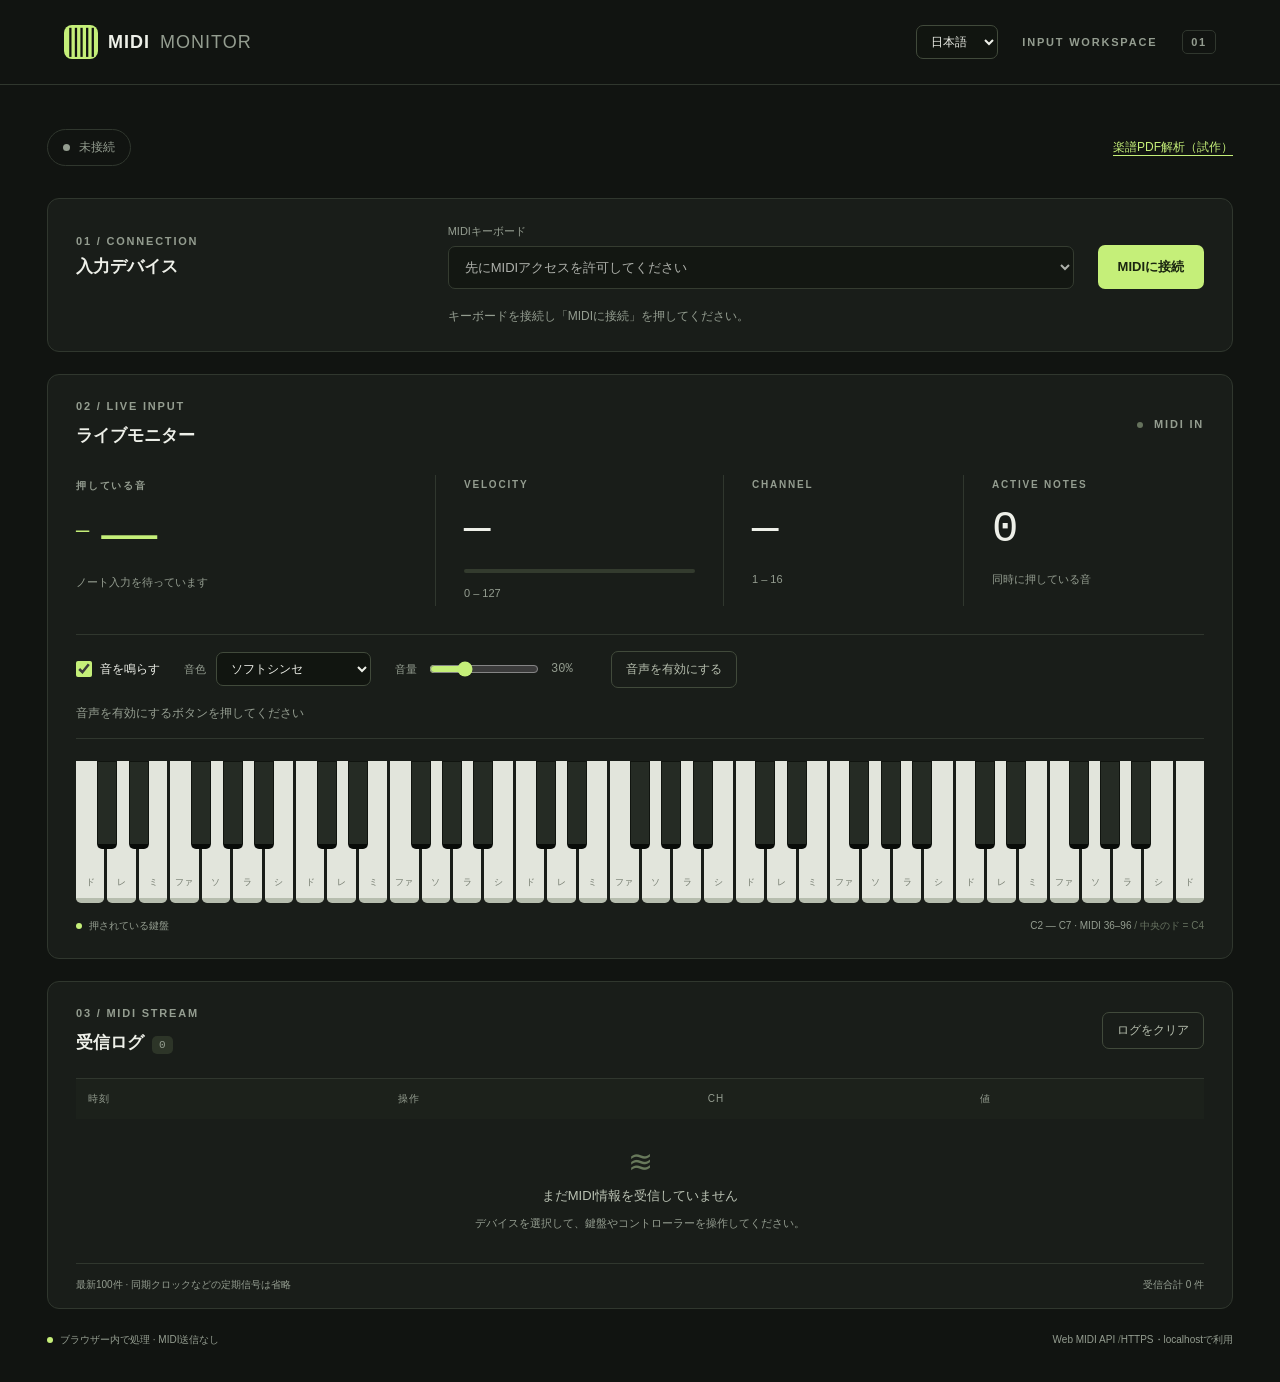
<file: index.html>
<!doctype html>
<html lang="ja">
<head>
  <meta charset="utf-8"><meta name="viewport" content="width=device-width,initial-scale=1">
  <title>MIDI Monitor — 入力モニター</title>
  <meta name="description" content="MIDIキーボードを選択し、ノート、ベロシティ、コントロール情報をリアルタイム表示。">
  <link rel="icon" href="data:image/svg+xml,%3Csvg xmlns='http://www.w3.org/2000/svg' viewBox='0 0 32 32'%3E%3Crect width='32' height='32' rx='8' fill='%23c7f36b'/%3E%3Cpath d='M8 8v16m8-16v16m8-16v16' stroke='%23191d17' stroke-width='4'/%3E%3C/svg%3E">
  <link rel="stylesheet" href="style.css"><script src="script.js" defer></script>
</head>
<body>
<header><a class="brand" href="./"><span class="brand-icon">▥</span>MIDI<span class="brand-light">MONITOR</span></a><div class="header-controls"><select id="language" aria-label="Language / 言語"><option value="ja" lang="ja">日本語</option><option value="en" lang="en">English</option></select><span class="header-label">INPUT WORKSPACE <span class="version">01</span></span></div></header>
<main>
  <div class="title-row"><span class="status" id="status"><span data-i18n="未接続">未接続</span></span><a class="page-link" href="score.html" data-i18n="楽譜PDF解析（試作）">楽譜PDF解析（試作）</a></div>
  <section class="connection panel" aria-labelledby="connection-title"><div><p class="eyebrow">01 / CONNECTION</p><h2 id="connection-title"><span data-i18n="入力デバイス">入力デバイス</span></h2></div><div class="device-control"><label for="device"><span data-i18n="MIDIキーボード">MIDIキーボード</span></label><select id="device" disabled><option value="">先にMIDIアクセスを許可してください</option></select></div><button class="primary" id="connect"><span data-i18n="MIDIに接続">MIDIに接続 </span><span>↗</span></button><p class="connection-help" id="message" role="status"><span data-i18n="キーボードを接続し「MIDIに接続」を押してください。">キーボードを接続し「MIDIに接続」を押してください。</span></p></section>
  <section class="monitor panel" aria-labelledby="monitor-title"><div class="section-heading"><div><p class="eyebrow">02 / LIVE INPUT</p><h2 id="monitor-title"><span data-i18n="ライブモニター">ライブモニター</span></h2></div><span class="small-label"><i id="activity"></i> MIDI IN</span></div>
    <div class="readouts"><div class="note-readout"><span class="metric-label"><span data-i18n="押している音">押している音</span></span><div class="note-display"><div id="note">—</div><span id="solfege" data-i18n-aria="ドレミの音名" aria-label="ドレミの音名">—</span></div><span id="note-number"><span data-i18n="ノート入力を待っています">ノート入力を待っています</span></span></div><div class="metric"><span class="metric-label">VELOCITY</span><strong id="velocity">—</strong><div class="meter"><span id="velocity-bar"></span></div><span class="metric-foot">0 – 127</span></div><div class="metric"><span class="metric-label">CHANNEL</span><strong id="channel">—</strong><span class="metric-foot">1 – 16</span></div><div class="metric"><span class="metric-label">ACTIVE NOTES</span><strong id="active">0</strong><span class="metric-foot"><span data-i18n="同時に押している音">同時に押している音</span></span></div></div>
    <div class="sound-controls" role="group" data-i18n-aria="サウンド" aria-label="サウンド">
      <label class="sound-toggle"><input type="checkbox" id="sound-enabled" checked><span data-i18n="音を鳴らす">音を鳴らす</span></label>
      <div class="tone-control"><label for="tone" data-i18n="音色">音色</label><select id="tone">
        <option value="soft" data-i18n="ソフトシンセ">ソフトシンセ</option>
        <option value="piano" data-i18n="ピアノ風">ピアノ風</option>
        <option value="epiano" data-i18n="エレピ風">エレピ風</option>
        <option value="organ" data-i18n="オルガン">オルガン</option>
        <option value="bell" data-i18n="ベル">ベル</option>
        <option value="strings" data-i18n="ストリングス風">ストリングス風</option>
        <option value="bass" data-i18n="シンセベース">シンセベース</option>
        <option value="lead" data-i18n="シンセリード">シンセリード</option>
        <option value="chip" data-i18n="8ビット">8ビット</option>
      </select></div>
      <div class="volume-control"><label for="volume" data-i18n="音量">音量</label><input type="range" id="volume" min="0" max="100" value="30"><output id="volume-value" for="volume">30%</output></div>
      <button type="button" id="enable-audio" class="secondary" data-i18n="音声を有効にする">音声を有効にする</button>
      <p id="audio-status" role="status"></p>
    </div>
    <div class="keyboard-scroll"><div id="keyboard" class="keyboard" role="img" data-i18n-aria="受信中のノートを示す鍵盤、C2からC7" aria-label="受信中のノートを示す鍵盤、C2からC7"></div></div><div class="keyboard-footer"><span><span class="legend-dot"></span><span data-i18n="押されている鍵盤">押されている鍵盤</span></span><span>C2 — C7 · MIDI 36–96 <span class="muted"><span data-i18n="/ 中央のド = C4">/ 中央のド = C4</span></span></span></div>
  </section>
  <section class="log panel" aria-labelledby="log-title">
    <div class="section-heading"><div><p class="eyebrow">03 / MIDI STREAM</p><h2 id="log-title"><span data-i18n="受信ログ">受信ログ </span><span id="count">0</span></h2></div><button id="clear" class="secondary"><span data-i18n="ログをクリア">ログをクリア</span></button></div>
    <div class="table-scroll"><table><thead><tr><th><span data-i18n="時刻">時刻</span></th><th><span data-i18n="操作">操作</span></th><th>CH</th><th><span data-i18n="値">値</span></th></tr></thead><tbody id="events"></tbody></table><div id="empty"><span class="empty-icon">≋</span><p><span data-i18n="まだMIDI情報を受信していません">まだMIDI情報を受信していません</span></p><span><span data-i18n="デバイスを選択して、鍵盤やコントローラーを操作してください。">デバイスを選択して、鍵盤やコントローラーを操作してください。</span></span></div></div>
    <div class="log-footer"><span><span data-i18n="最新100件 · 同期クロックなどの定期信号は省略">最新100件 · 同期クロックなどの定期信号は省略</span></span><span id="total">受信合計 0 件</span></div>
  </section>
  <footer><span><span class="footer-dot"></span><span data-i18n="ブラウザー内で処理 · MIDI送信なし">ブラウザー内で処理 · MIDI送信なし</span></span><span>Web MIDI API <span class="muted">/</span><span data-i18n="HTTPS・localhostで利用"> HTTPS・localhostで利用</span></span></footer>
</main>
</body></html>
</file>
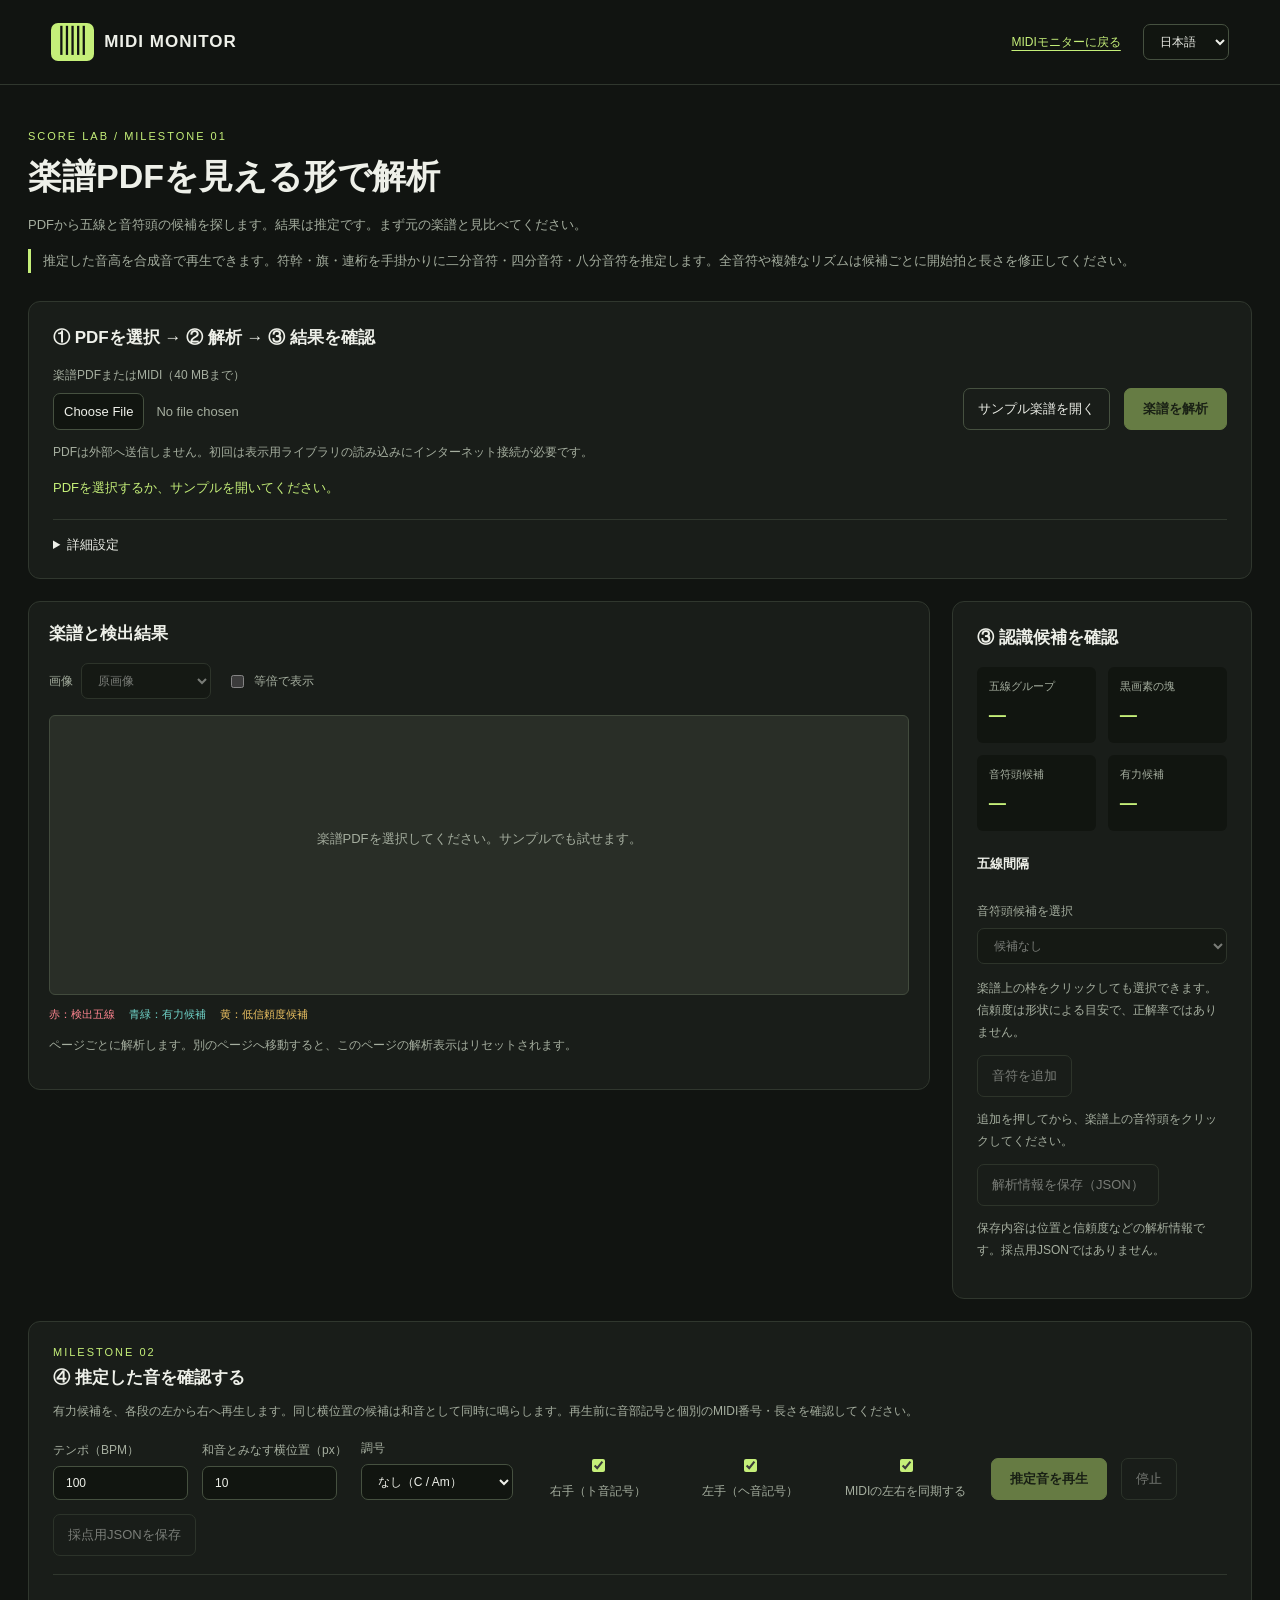
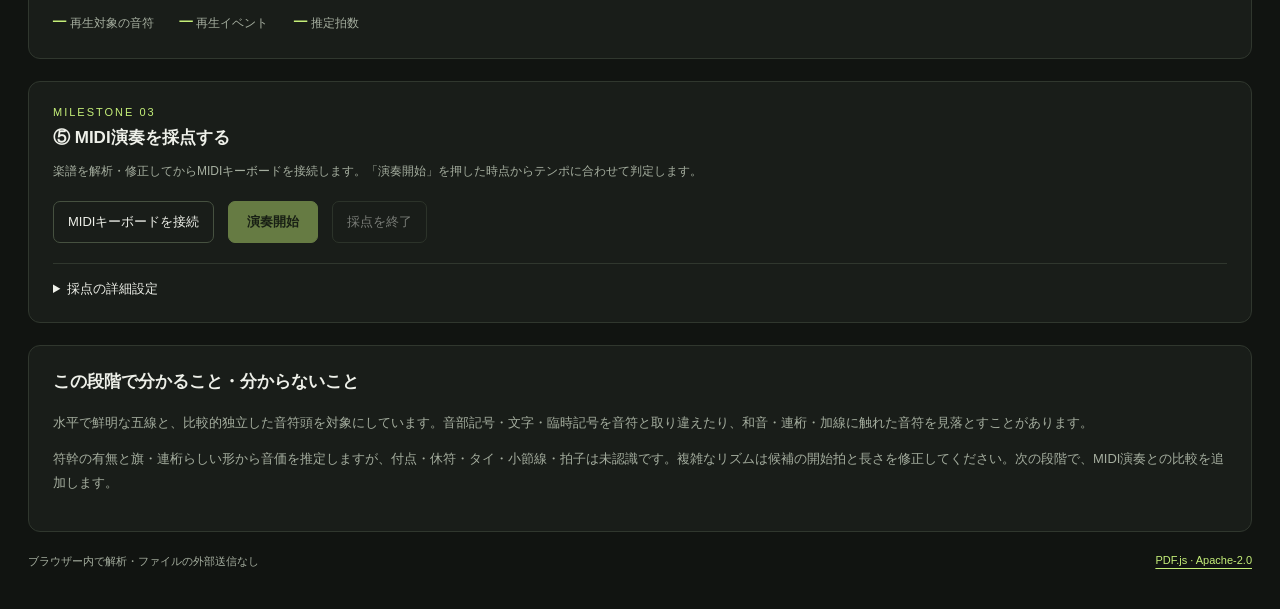
<file: score.html>
<!doctype html>
<html lang="ja">
<head>
  <meta charset="utf-8">
  <meta name="viewport" content="width=device-width,initial-scale=1">
  <title>楽譜PDF解析 — MIDI Monitor</title>
  <meta name="description" content="ブラウザー内で楽譜PDFの五線と音符頭候補を確認する実験的な解析ページ。">
  <link rel="icon" href="data:image/svg+xml,%3Csvg xmlns='http://www.w3.org/2000/svg' viewBox='0 0 32 32'%3E%3Crect width='32' height='32' rx='8' fill='%23c7f36b'/%3E%3Cpath d='M8 8v16m8-16v16m8-16v16' stroke='%23191d17' stroke-width='4'/%3E%3C/svg%3E">
  <link rel="stylesheet" href="score.css">
  <script type="module" src="js/score/app.js?v=28"></script>
</head>
<body>
  <header class="site-header">
    <a class="brand" href="index.html"><span aria-hidden="true">▥</span> MIDI MONITOR</a>
    <div class="header-actions"><a href="index.html" data-i18n="MIDIモニターに戻る">MIDIモニターに戻る</a>
      <select id="language" aria-label="Language / 言語"><option value="ja" lang="ja">日本語</option><option value="en" lang="en">English</option></select>
    </div>
  </header>
  <main>
    <div class="intro"><p class="eyebrow">SCORE LAB / MILESTONE 01</p><h1 data-i18n="楽譜PDFを見える形で解析">楽譜PDFを見える形で解析</h1>
      <p data-i18n="PDFから五線と音符頭の候補を探します。結果は推定です。まず元の楽譜と見比べてください。">PDFから五線と音符頭の候補を探します。結果は推定です。まず元の楽譜と見比べてください。</p>
      <p class="scope-note" data-i18n="推定した音高を合成音で再生できます。符幹・旗・連桁を手掛かりに二分音符・四分音符・八分音符を推定します。全音符や複雑なリズムは候補ごとに開始拍と長さを修正してください。">推定した音高を合成音で再生できます。符幹・旗・連桁を手掛かりに二分音符・四分音符・八分音符を推定します。全音符や複雑なリズムは候補ごとに開始拍と長さを修正してください。</p>
    </div>
    <section class="panel" aria-labelledby="upload-title">
      <h2 id="upload-title" data-i18n="① PDFを選択 → ② 解析 → ③ 結果を確認">① PDFを選択 → ② 解析 → ③ 結果を確認</h2>
      <div class="actions">
        <div class="file-field"><label for="pdf-file" data-i18n="楽譜PDFまたはMIDI（40 MBまで）">楽譜PDFまたはMIDI（40 MBまで）</label><input id="pdf-file" type="file" accept="application/pdf,audio/midi,audio/x-midi,.mid,.midi"></div>
        <button id="sample" class="secondary" type="button" data-i18n="サンプル楽譜を開く">サンプル楽譜を開く</button>
        <button id="analyze" type="button" hidden aria-hidden="true" tabindex="-1"></button>
        <button id="analyze-all" class="primary" type="button" disabled data-i18n="楽譜を解析">楽譜を解析</button>
        <button id="cancel" class="secondary" type="button" hidden data-i18n="解析を中止">解析を中止</button>
      </div>
      <p class="hint" data-i18n="PDFは外部へ送信しません。初回は表示用ライブラリの読み込みにインターネット接続が必要です。">PDFは外部へ送信しません。初回は表示用ライブラリの読み込みにインターネット接続が必要です。</p>
      <p id="status" role="status" aria-live="polite"></p>
      <details id="settings"><summary data-i18n="詳細設定">詳細設定</summary>
        <fieldset id="analysis-settings"><legend data-i18n="画像の読み取り方">画像の読み取り方</legend>
          <div class="settings-grid">
            <label><span data-i18n="二値化方式">二値化方式</span><select id="threshold-mode"><option value="fixed" data-i18n="固定しきい値">固定しきい値</option><option value="adaptive" data-i18n="周囲の明るさに合わせる">周囲の明るさに合わせる</option></select></label>
            <label><span><span data-i18n="黒とみなす明るさ">黒とみなす明るさ</span> <output id="threshold-value" for="threshold">180</output></span><input id="threshold" type="range" min="40" max="245" value="180" step="1"></label>
            <label><span data-i18n="周囲を見る半径（px）">周囲を見る半径（px）</span><input id="radius" type="number" min="5" max="80" value="18" step="1"></label>
            <label><span data-i18n="周囲との明るさの差">周囲との明るさの差</span><input id="offset" type="number" min="1" max="60" value="12" step="1"></label>
            <label><span data-i18n="五線候補の横幅（ページ幅比）">五線候補の横幅（ページ幅比）</span><input id="line-ratio" type="number" min="0.1" max="0.8" step="0.05" value="0.3"></label>
            <label><span data-i18n="線間隔の許容誤差">線間隔の許容誤差</span><input id="spacing-tolerance" type="number" min="0.05" max="0.35" step="0.05" value="0.2"></label>
            <label><span data-i18n="塊の最小面積（px）">塊の最小面積（px）</span><input id="min-area" type="number" min="2" max="100" value="5" step="1"></label>
            <label><span data-i18n="有力候補の信頼度下限">有力候補の信頼度下限</span><input id="min-confidence" type="number" min="0.2" max="0.85" step="0.05" value="0.5"></label>
          </div>
          <label class="check"><input id="denoise" type="checkbox" checked><span data-i18n="孤立した小さなノイズを除去">孤立した小さなノイズを除去</span></label>
        </fieldset>
        <p class="hint" data-i18n="設定を変えたら再解析してください。薄い線にはしきい値を上げ、短い五線には横幅比を下げます。傾きの自動補正は未対応です。">設定を変えたら再解析してください。薄い線にはしきい値を上げ、短い五線には横幅比を下げます。傾きの自動補正は未対応です。</p>
        <fieldset><legend data-i18n="表示する解析結果">表示する解析結果</legend>
          <label class="check"><input id="debug" type="checkbox" checked><span data-i18n="デバッグ表示">デバッグ表示</span></label>
          <div class="overlay-options" id="overlay-options">
            <label class="check"><input id="show-staves" type="checkbox" checked><span data-i18n="五線と枠">五線と枠</span></label>
            <label class="check"><input id="show-lines" type="checkbox"><span data-i18n="五線候補の横線">五線候補の横線</span></label>
            <label class="check"><input id="show-components" type="checkbox"><span data-i18n="黒画素の塊">黒画素の塊</span></label>
            <label class="check"><input id="show-projection" type="checkbox"><span data-i18n="横方向の黒画素数">横方向の黒画素数</span></label>
            <label class="check"><input id="show-heads" type="checkbox" checked><span data-i18n="音符頭候補と番号">音符頭候補と番号</span></label>
            <label class="check"><input id="show-low-confidence" type="checkbox"><span data-i18n="低信頼度候補も表示">低信頼度候補も表示</span></label>
          </div>
        </fieldset>
      </details>
    </section>
    <div class="workspace">
      <section class="panel viewer" aria-labelledby="viewer-title">
        <div class="viewer-heading"><h2 id="viewer-title" data-i18n="楽譜と検出結果">楽譜と検出結果</h2><span id="filename" class="filename"></span></div>
        <div class="viewer-toolbar">
          <div class="pagination"><button id="previous" type="button" disabled data-i18n="前へ">前へ</button><label for="page-number" data-i18n="ページ">ページ</label><input id="page-number" type="number" min="1" max="1" value="1" disabled><span id="page-count">/ 0</span><button id="next" type="button" disabled data-i18n="次へ">次へ</button></div>
          <label class="view-label"><span data-i18n="画像">画像</span><select id="view" disabled><option value="original" data-i18n="原画像">原画像</option><option value="gray" data-i18n="グレースケール">グレースケール</option><option value="binary" data-i18n="二値化">二値化</option><option value="cleaned" data-i18n="五線除去後">五線除去後</option></select></label>
          <label class="check"><input id="actual-size" type="checkbox"><span data-i18n="等倍で表示">等倍で表示</span></label>
        </div>
        <div class="canvas-scroll" id="canvas-scroll"><div id="placeholder" data-i18n="楽譜PDFを選択してください。サンプルでも試せます。">楽譜PDFを選択してください。サンプルでも試せます。</div><div id="all-pages" hidden><div class="canvas-stack" id="canvas-stack"><canvas id="page-canvas" aria-label="楽譜画像"></canvas><canvas id="overlay-canvas" tabindex="0" aria-label="解析結果。候補一覧からも選択できます。"></canvas></div><div id="additional-pages"></div></div></div>
        <p class="legend"><span class="legend-staff" data-i18n="赤：検出五線">赤：検出五線</span><span class="legend-head" data-i18n="青緑：有力候補">青緑：有力候補</span><span class="legend-low" data-i18n="黄：低信頼度候補">黄：低信頼度候補</span></p>
        <p class="hint" data-i18n="ページごとに解析します。別のページへ移動すると、このページの解析表示はリセットされます。">ページごとに解析します。別のページへ移動すると、このページの解析表示はリセットされます。</p>
      </section>
      <aside class="panel inspector" aria-labelledby="inspector-title">
        <h2 id="inspector-title" data-i18n="③ 認識候補を確認">③ 認識候補を確認</h2>
        <dl class="stats"><div><dt data-i18n="五線グループ">五線グループ</dt><dd id="staff-count">—</dd></div><div><dt data-i18n="黒画素の塊">黒画素の塊</dt><dd id="component-count">—</dd></div><div><dt data-i18n="音符頭候補">音符頭候補</dt><dd id="head-count">—</dd></div><div><dt data-i18n="有力候補">有力候補</dt><dd id="accepted-count">—</dd></div></dl>
        <div id="warnings" role="status"></div>
        <h3 data-i18n="五線間隔">五線間隔</h3><ul id="staff-list" class="staff-list"></ul>
        <label for="candidate" data-i18n="音符頭候補を選択">音符頭候補を選択</label><select id="candidate" disabled></select>
        <div id="candidate-detail" class="candidate-detail"></div>
        <p class="hint" data-i18n="楽譜上の枠をクリックしても選択できます。信頼度は形状による目安で、正解率ではありません。">楽譜上の枠をクリックしても選択できます。信頼度は形状による目安で、正解率ではありません。</p>
        <button id="add-note" class="secondary" type="button" disabled data-i18n="音符を追加">音符を追加</button>
        <p class="hint" data-i18n="追加を押してから、楽譜上の音符頭をクリックしてください。">追加を押してから、楽譜上の音符頭をクリックしてください。</p>
        <button id="export" class="secondary" type="button" disabled data-i18n="解析情報を保存（JSON）">解析情報を保存（JSON）</button>
        <p class="hint" data-i18n="保存内容は位置と信頼度などの解析情報です。採点用JSONではありません。">保存内容は位置と信頼度などの解析情報です。採点用JSONではありません。</p>
      </aside>
    </div>
    <section class="panel playback" aria-labelledby="playback-title">
      <div class="playback-heading"><div><p class="eyebrow">MILESTONE 02</p><h2 id="playback-title" data-i18n="④ 推定した音を確認する">④ 推定した音を確認する</h2></div><output id="playback-status" role="status"></output></div>
      <p class="hint" data-i18n="有力候補を、各段の左から右へ再生します。同じ横位置の候補は和音として同時に鳴らします。再生前に音部記号と個別のMIDI番号・長さを確認してください。">有力候補を、各段の左から右へ再生します。同じ横位置の候補は和音として同時に鳴らします。再生前に音部記号と個別のMIDI番号・長さを確認してください。</p>
      <div class="playback-controls">
        <label><span data-i18n="テンポ（BPM）">テンポ（BPM）</span><input id="tempo" type="number" min="30" max="300" value="100"></label>
        <label><span data-i18n="和音とみなす横位置（px）">和音とみなす横位置（px）</span><input id="chord-tolerance" type="number" min="1" max="80" value="10"></label>
        <label><span data-i18n="調号">調号</span><select id="key-signature"><option value="none" data-i18n="なし（C / Am）">なし（C / Am）</option><option value="sharp-1">♯ × 1 (G / Em)</option><option value="sharp-2">♯ × 2 (D / Bm)</option><option value="sharp-3">♯ × 3 (A / F♯m)</option><option value="sharp-4">♯ × 4 (E / C♯m)</option><option value="sharp-5">♯ × 5 (B / G♯m)</option><option value="sharp-6">♯ × 6 (F♯ / D♯m)</option><option value="sharp-7">♯ × 7 (C♯ / A♯m)</option><option value="flat-1">♭ × 1 (F / Dm)</option><option value="flat-2">♭ × 2 (B♭ / Gm)</option><option value="flat-3">♭ × 3 (E♭ / Cm)</option><option value="flat-4">♭ × 4 (A♭ / Fm)</option><option value="flat-5">♭ × 5 (D♭ / B♭m)</option><option value="flat-6">♭ × 6 (G♭ / E♭m)</option><option value="flat-7">♭ × 7 (C♭ / A♭m)</option></select></label>
        <fieldset class="hand-filter"><legend data-i18n="再生・採点する手">再生・採点する手</legend><label class="check"><input id="include-right" type="checkbox" checked><span data-i18n="右手（ト音記号）">右手（ト音記号）</span></label><label class="check"><input id="include-left" type="checkbox" checked><span data-i18n="左手（ヘ音記号）">左手（ヘ音記号）</span></label></fieldset>
        <label class="check"><input id="sync-midi-hands" type="checkbox" checked><span data-i18n="MIDIの左右を同期する">MIDIの左右を同期する</span></label>
        <button id="play" class="primary" type="button" disabled data-i18n="推定音を再生">推定音を再生</button>
        <button id="stop" class="secondary" type="button" disabled data-i18n="停止">停止</button>
        <button id="export-score" class="secondary" type="button" disabled data-i18n="採点用JSONを保存">採点用JSONを保存</button>
      </div>
      <div id="clefs" class="clefs"></div>
      <div class="event-summary"><span><strong id="playable-count">—</strong> <span data-i18n="再生対象の音符">再生対象の音符</span></span><span><strong id="event-count">—</strong> <span data-i18n="再生イベント">再生イベント</span></span><span><strong id="estimated-beats">—</strong> <span data-i18n="推定拍数">推定拍数</span></span></div>
    </section>
    <section class="panel grading" aria-labelledby="grading-title">
      <div class="playback-heading"><div><p class="eyebrow">MILESTONE 03</p><h2 id="grading-title" data-i18n="⑤ MIDI演奏を採点する">⑤ MIDI演奏を採点する</h2></div><output id="judge-feedback" role="status"></output></div>
      <p class="hint" data-i18n="楽譜を解析・修正してからMIDIキーボードを接続します。「演奏開始」を押した時点からテンポに合わせて判定します。">楽譜を解析・修正してからMIDIキーボードを接続します。「演奏開始」を押した時点からテンポに合わせて判定します。</p>
      <div class="playback-controls">
        <button id="midi-connect" class="secondary" type="button" data-i18n="MIDIキーボードを接続">MIDIキーボードを接続</button>
        <button id="judge-start" class="primary" type="button" disabled data-i18n="演奏開始">演奏開始</button>
        <button id="judge-finish" class="secondary" type="button" disabled data-i18n="採点を終了">採点を終了</button>
      </div>
      <p id="midi-status" class="hint" role="status"></p>
      <details><summary data-i18n="採点の詳細設定">採点の詳細設定</summary><div class="settings-grid judge-settings">
        <label><span>PERFECT (ms)</span><input id="perfect-ms" type="number" min="10" max="300" value="50"></label>
        <label><span>GREAT (ms)</span><input id="great-ms" type="number" min="20" max="500" value="100"></label>
        <label><span>GOOD (ms)</span><input id="good-ms" type="number" min="30" max="800" value="180"></label>
      </div></details>
      <div id="judge-results" class="judge-results" hidden>
        <div class="score-total"><span data-i18n="総合スコア">総合スコア</span><strong id="score-total">0</strong></div>
        <div class="result-grid"><span><b id="pitch-score">0%</b><small data-i18n="音程精度">音程精度</small></span><span><b id="timing-score">0%</b><small data-i18n="タイミング精度">タイミング精度</small></span><span><b id="duration-score">0%</b><small data-i18n="音価精度">音価精度</small></span><span><b id="extra-count">0</b><small data-i18n="余分な音">余分な音</small></span></div>
        <p id="grade-counts"></p><p id="judge-stats" class="hint"></p>
      </div>
    </section>
    <section class="panel limitations"><h2 data-i18n="この段階で分かること・分からないこと">この段階で分かること・分からないこと</h2>
      <p data-i18n="水平で鮮明な五線と、比較的独立した音符頭を対象にしています。音部記号・文字・臨時記号を音符と取り違えたり、和音・連桁・加線に触れた音符を見落とすことがあります。">水平で鮮明な五線と、比較的独立した音符頭を対象にしています。音部記号・文字・臨時記号を音符と取り違えたり、和音・連桁・加線に触れた音符を見落とすことがあります。</p>
      <p data-i18n="符幹の有無と旗・連桁らしい形から音価を推定しますが、付点・休符・タイ・小節線・拍子は未認識です。複雑なリズムは候補の開始拍と長さを修正してください。次の段階で、MIDI演奏との比較を追加します。">符幹の有無と旗・連桁らしい形から音価を推定しますが、付点・休符・タイ・小節線・拍子は未認識です。複雑なリズムは候補の開始拍と長さを修正してください。次の段階で、MIDI演奏との比較を追加します。</p>
    </section>
    <footer><span data-i18n="ブラウザー内で解析・ファイルの外部送信なし">ブラウザー内で解析・ファイルの外部送信なし</span><a href="https://mozilla.github.io/pdf.js/" target="_blank" rel="noopener noreferrer">PDF.js · Apache-2.0</a></footer>
  </main>
  <noscript>JavaScriptを有効にしてください。 / Please enable JavaScript.</noscript>
</body>
</html>
</file>
<file: style.css>
:root{color-scheme:dark;--bg:#111411;--panel:#191d19;--line:#30372e;--text:#eef0e9;--muted:#949d90;--accent:#c5ef79;font-family:Inter,"Segoe UI","Noto Sans JP",sans-serif}*{box-sizing:border-box}body{margin:0;background:var(--bg);color:var(--text)}header{height:85px;padding:0 5%;border-bottom:1px solid var(--line);display:flex;align-items:center;justify-content:space-between}.brand{display:flex;align-items:center;gap:10px;color:var(--text);text-decoration:none;letter-spacing:1px;font-size:18px;font-weight:750}.brand-icon{display:grid;place-items:center;background:var(--accent);color:var(--bg);width:34px;height:34px;border-radius:8px;font-size:28px}.brand-light{font-weight:400;color:var(--muted)}.header-label,.eyebrow,.small-label,.metric-label{font-size:11px;letter-spacing:1.8px;font-weight:600}.header-label{color:var(--muted)}.version{margin-left:20px;border:1px solid var(--line);padding:5px 8px;border-radius:5px}main{max-width:1250px;margin:auto;padding:44px 32px 20px}.title-row{display:flex;align-items:center;justify-content:space-between;margin-bottom:32px}.eyebrow{color:var(--muted);margin:0 0 12px}h1{font-size:30px;letter-spacing:.02em;margin:0 0 12px;font-weight:600}.intro{font-size:13px;color:var(--muted);margin:0}.status{border:1px solid var(--line);border-radius:30px;padding:9px 15px;font-size:12px;color:var(--muted)}.status:before{content:"";display:inline-block;width:7px;height:7px;background:currentColor;border-radius:50%;margin-right:9px}.status.connected{color:var(--accent)}.panel{background:var(--panel);border:1px solid var(--line);border-radius:12px;margin-bottom:22px;padding:25px 28px}h2{font-size:17px;margin:0;font-weight:600}.connection{display:grid;grid-template-columns:1fr 1.8fr auto;gap:18px 24px;align-items:center}.connection .eyebrow{margin-bottom:8px}label{display:block;font-size:11px;color:var(--muted);margin-bottom:7px}select{width:100%;background:#111510;border:1px solid #414a3b;border-radius:7px;color:var(--text);padding:12px;font:inherit;font-size:13px}button{font:inherit;cursor:pointer;border-radius:7px;white-space:nowrap}button:disabled{opacity:.5;cursor:default}.primary{padding:13px 20px;background:var(--accent);color:#1a2510;border:0;font-weight:700;font-size:13px;margin-top:21px}.primary span{margin-left:22px}.connection-help{grid-column:2/4;margin:0;font-size:12px;color:var(--muted);line-height:1.6}.section-heading{display:flex;justify-content:space-between;align-items:center}.small-label{color:var(--muted)}i{display:inline-block;width:6px;height:6px;border-radius:50%;background:#65725c;margin-right:6px}i.flash{background:var(--accent);box-shadow:0 0 8px var(--accent)}.readouts{display:grid;grid-template-columns:1.5fr 1.2fr 1fr 1fr;margin:28px 0}.readouts>div{padding:4px 28px;border-right:1px solid var(--line)}.readouts>div:first-child{padding-left:0}.readouts>div:last-child{border-right:0}.metric-label{color:var(--muted);display:block;font-size:10px}.note-readout #note{font-family:Consolas,monospace;font-size:22px;color:var(--accent);line-height:1.4}.note-readout>span:last-child,.metric-foot{font-size:11px;color:var(--muted)}.metric strong{display:block;font:44px/1.8 Consolas,monospace}.meter{height:4px;background:#333b2e;border-radius:4px;margin:0 0 10px}.meter span{display:block;height:100%;background:var(--accent);width:0;border-radius:4px}.keyboard-scroll{overflow:auto;padding-bottom:2px}.keyboard{height:142px;position:relative;min-width:680px;display:flex;gap:3px}.key{position:relative;background:#e2e5dc;flex:1;border-radius:0 0 5px 5px;border-bottom:5px solid #b6bdae;transition:background 60ms}.key.black{position:absolute;top:0;height:62%;background:#252b24;border:1px solid #10140f;border-bottom:5px solid #080b08;z-index:2}.key span{position:absolute;bottom:9px;font:10px Consolas,monospace;color:#72796d;width:100%;text-align:center}.key.pressed{background:var(--accent);border-bottom-color:#8daf51}.keyboard-footer,.log-footer{display:flex;justify-content:space-between;color:var(--muted);font-size:10px;padding-top:14px;gap:16px}.legend-dot,.footer-dot{display:inline-block;background:var(--accent);width:6px;height:6px;border-radius:50%;margin-right:7px}.muted{color:#687361}.secondary{background:transparent;border:1px solid #414a3b;padding:9px 14px;font-size:12px;color:#b7bfaf}.secondary:hover{background:#2c3428}button:focus-visible,select:focus-visible,a:focus-visible{outline:2px solid var(--accent);outline-offset:4px}.log{padding-bottom:16px}#count{font:11px Consolas,monospace;padding:3px 7px;border-radius:5px;background:#2d3528;color:var(--muted);margin-left:8px}.table-scroll{max-height:330px;overflow:auto;margin-top:24px;border-top:1px solid var(--line)}table{width:100%;border-collapse:collapse;text-align:left;white-space:nowrap;font-size:12px}th{color:var(--muted);font-size:10px;letter-spacing:1px;font-weight:500;padding:13px 12px;background:#1c211b;position:sticky;top:0}td{padding:12px;border-bottom:1px solid #2a3127;font-family:Consolas,monospace}td:nth-child(2){color:var(--accent)}#empty{text-align:center;padding:25px 15px 32px}#empty[hidden]{display:none}.empty-icon{color:#68795b;font-size:30px}#empty p{font-size:13px;color:#bbc3b4;margin:8px 0}#empty>span:last-child{font-size:11px;color:var(--muted)}.log-footer{border-top:1px solid var(--line)}footer{display:flex;justify-content:space-between;color:var(--muted);font-size:10px;padding:2px 0 15px;gap:15px}@media(max-width:750px){header{height:66px;padding:0 20px}.header-label{display:none}main{padding:28px 16px 16px}h1{font-size:23px}.title-row{gap:12px;align-items:flex-start}.status{font-size:10px;padding:8px;white-space:nowrap}.panel{padding:20px 16px}.connection{grid-template-columns:1fr auto}.connection>div:first-child{grid-column:1/-1}.connection-help{grid-column:1/-1}.readouts{grid-template-columns:1fr 1fr;row-gap:22px}.readouts>div{padding:0 16px}.readouts>div:nth-child(2){border:0}.readouts>div:nth-child(3){padding-left:0}.keyboard-footer{font-size:9px}.keyboard-footer .muted{display:none}footer{flex-direction:column;font-size:10px}.intro{font-size:11px}.primary{padding:13px}.primary span{margin-left:10px}}
:root .note-display{display:flex;align-items:center;gap:12px;flex-wrap:wrap}#solfege{font-size:clamp(32px,5vw,56px);line-height:1.4;color:var(--accent);white-space:nowrap}.key span{font-size:9px}
.header-controls{display:flex;align-items:center;gap:24px}#language{width:auto;padding:8px 10px;font-size:12px}.connection>*{min-width:0}.keyboard-footer,.log-footer{flex-wrap:wrap}.metric-foot{line-height:1.5}
.page-link{font-size:12px;color:var(--accent);text-underline-offset:4px;line-height:1.6}
.tone-control{display:flex;align-items:center;gap:10px;max-width:100%}.tone-control label{margin:0;white-space:nowrap}.tone-control select{width:auto;min-width:155px;max-width:100%;padding:8px 10px;font-size:12px}
.sound-controls{display:flex;align-items:center;flex-wrap:wrap;gap:16px 24px;margin:0 0 22px;padding:16px 0;border-top:1px solid var(--line);border-bottom:1px solid var(--line)}.sound-toggle{display:flex;align-items:center;gap:8px;margin:0;color:var(--text);font-size:12px;cursor:pointer}.sound-controls input{accent-color:var(--accent)}.sound-toggle input{width:16px;height:16px;margin:0}.volume-control{display:flex;align-items:center;gap:10px}.volume-control label{margin:0}.volume-control input{width:110px;max-width:30vw}.volume-control output{min-width:36px;color:var(--muted);font:12px Consolas,monospace}#audio-status{flex-basis:100%;margin:0;color:var(--muted);font-size:12px;line-height:1.5}.sound-controls input:focus-visible{outline:2px solid var(--accent);outline-offset:4px}
@media(max-width:750px){.header-controls{gap:0}.connection{grid-template-columns:minmax(0,1fr)}.primary{margin-top:0;justify-self:start}.readouts{grid-template-columns:repeat(2,minmax(0,1fr))}.section-heading{gap:12px}.small-label{white-space:nowrap}}
@media(max-width:380px){header{padding:0 12px}.brand{gap:6px;font-size:14px}.brand-icon{width:28px;height:28px}#language{padding:8px 6px}}
</file>
<file: score.css>
:root{color-scheme:dark;--bg:#111411;--panel:#191d19;--line:#30372e;--text:#eef0e9;--muted:#a5ae9f;--accent:#c5ef79;--staff:#e74654;--head:#008b87;--low:#b77a00;--component:#8566d1;font-family:"Segoe UI","Noto Sans JP",sans-serif}
*{box-sizing:border-box}body{margin:0;background:var(--bg);color:var(--text)}a{color:var(--accent);text-underline-offset:4px}button,input,select{font:inherit}button,select,input[type=file]{max-width:100%}button,select{border:1px solid #465140;border-radius:7px;padding:9px 12px;background:#111510;color:var(--text)}button{cursor:pointer;font-size:13px}button:disabled,input:disabled,select:disabled{opacity:.45;cursor:default}button:hover:not(:disabled){border-color:var(--accent)}input[type=number]{background:#111510;color:var(--text);padding:9px 12px;border:1px solid #465140;border-radius:7px;min-width:0;width:100%}input[type=range],input[type=checkbox]{accent-color:var(--accent)}input[type=file]{font-size:13px;color:var(--muted);width:100%}input::file-selector-button{border:1px solid #465140;border-radius:7px;padding:10px;background:#111510;color:var(--text);margin-right:12px;cursor:pointer}:focus-visible{outline:2px solid var(--accent);outline-offset:4px}[hidden]{display:none!important}
.site-header{display:flex;justify-content:space-between;align-items:center;gap:16px;min-height:85px;padding:16px 4%;border-bottom:1px solid var(--line)}.brand{display:flex;align-items:center;gap:10px;font-size:17px;letter-spacing:1px;font-weight:700;text-decoration:none;color:var(--text)}.brand>span{background:var(--accent);color:var(--bg);border-radius:7px;padding:0 7px;font-size:28px}.header-actions{display:flex;align-items:center;gap:22px;font-size:12px}#language{font-size:12px}
main{max-width:1460px;margin:auto;padding:34px 28px 20px}.intro{margin-bottom:28px}.eyebrow{font-size:11px;letter-spacing:2px;color:var(--accent)}h1{font-size:clamp(24px,3vw,34px);font-weight:600;margin:12px 0}h2{font-size:17px;font-weight:600;margin:0 0 18px}h3{font-size:13px;margin:24px 0 10px}.intro>p:not(.eyebrow),.limitations p{font-size:13px;line-height:1.8;color:var(--muted)}.intro .scope-note{border-left:3px solid var(--accent);padding-left:12px}.panel{background:var(--panel);border:1px solid var(--line);border-radius:12px;padding:24px;margin-bottom:22px}.actions{display:flex;align-items:flex-end;flex-wrap:wrap;gap:14px}.file-field{flex:1;min-width:240px}label{font-size:12px;color:var(--muted)}.file-field label{display:block;margin-bottom:9px}.primary{background:var(--accent);color:#1a2510;border-color:var(--accent);font-weight:700;padding:11px 18px}.secondary{background:transparent;padding:11px 14px}.hint{font-size:12px;color:var(--muted);line-height:1.8;margin:12px 0}#status{font-size:13px;line-height:1.7;margin:14px 0 0;color:var(--accent);min-height:22px}#status.error{color:#ff9d9d}
details{margin-top:20px;border-top:1px solid var(--line);padding-top:16px}summary{cursor:pointer;font-size:13px;color:var(--text)}fieldset{min-width:0;border:0;border-top:1px solid var(--line);margin:22px 0 0;padding:16px 0 0}legend{font-size:12px;padding-right:12px;color:var(--muted)}.settings-grid{display:grid;grid-template-columns:repeat(4,minmax(0,1fr));gap:18px}.settings-grid>label{display:flex;flex-direction:column;gap:8px}.settings-grid select{width:100%;font-size:12px}.settings-grid output{color:var(--accent);margin-left:8px}.check{display:flex;align-items:center;gap:7px;font-size:12px;line-height:1.5;cursor:pointer}.check input{flex-shrink:0}.settings-grid+.check{margin-top:16px}.overlay-options{display:flex;flex-wrap:wrap;gap:10px 20px;margin-top:12px}
.workspace{display:grid;grid-template-columns:minmax(0,1fr) 300px;gap:22px;align-items:start}.viewer{min-width:0;padding:20px}.viewer-heading{display:flex;align-items:baseline;gap:16px;justify-content:space-between}.filename{color:var(--muted);font-size:12px;overflow-wrap:anywhere;min-width:0}.viewer-heading h2{flex-shrink:0}.viewer-toolbar{display:flex;align-items:center;flex-wrap:wrap;gap:16px;margin-bottom:16px}.pagination{display:flex;align-items:center;gap:8px;font-size:12px;flex-wrap:wrap}.pagination #page-number{width:64px}.pagination button{padding:8px}.view-label{display:flex;gap:8px;align-items:center}.view-label select{font-size:12px}.canvas-scroll{overflow:auto;max-height:80vh;background:#292e27;border:1px solid #424b3d;border-radius:6px;padding:14px;min-height:280px}.canvas-stack{position:relative;width:100%;margin:auto;background:#fff;box-shadow:0 4px 20px #0004}.canvas-stack.actual{width:max-content;max-width:none}canvas{display:block}#page-canvas{width:100%;height:auto}#overlay-canvas{position:absolute;inset:0;width:100%;height:100%;cursor:crosshair}.canvas-stack.actual #page-canvas{width:auto}.legend{display:flex;flex-wrap:wrap;gap:14px;font-size:11px;line-height:1.5}.legend-staff{color:#ff8590}.legend-head{color:#70d4c9}.legend-low{color:#edc262}#placeholder{text-align:center;color:var(--muted);font-size:13px;padding:100px 20px}
.pagination{display:none}#all-pages{display:grid;gap:22px}#additional-pages{display:grid;gap:22px}.page-preview{background:#fff;box-shadow:0 4px 20px #0004}.preview-canvas{position:relative}.page-preview canvas{width:100%;height:auto}.page-preview p{margin:0;padding:7px 10px;background:#111510;color:var(--muted);font-size:11px}
.inspector{position:sticky;top:16px;min-width:0}.stats{display:grid;grid-template-columns:1fr 1fr;gap:12px;margin:0}.stats div{padding:12px;background:#111510;border-radius:6px}.stats dt{font-size:11px;color:var(--muted)}.stats dd{margin:6px 0 0;font:28px Consolas,monospace;color:var(--accent)}.staff-list{padding-left:20px;margin:0;font-size:12px;line-height:1.9;color:var(--muted);max-height:180px;overflow:auto}.inspector>label{display:block;margin:20px 0 8px}#candidate{width:100%;font-size:12px}.candidate-detail{font-size:12px;line-height:1.8;margin-top:14px}.candidate-detail dl{display:grid;grid-template-columns:1fr 1fr;gap:6px}.candidate-detail dt{color:var(--muted)}.candidate-detail dd{margin:0;text-align:right}#warnings{font-size:12px;color:#edc262;line-height:1.7}footer{display:flex;flex-wrap:wrap;justify-content:space-between;gap:16px;font-size:11px;color:var(--muted);padding:0 0 16px}
.playback-heading{display:flex;align-items:baseline;justify-content:space-between;gap:16px}.playback-heading .eyebrow{margin:0 0 8px}.playback-heading h2{margin-bottom:0}#playback-status{font-size:12px;color:var(--accent)}.playback-controls{display:flex;flex-wrap:wrap;align-items:end;gap:14px;margin:18px 0}.playback-controls label{display:flex;flex-direction:column;gap:7px}.playback-controls input{width:135px}.clefs{display:grid;grid-template-columns:repeat(auto-fit,minmax(180px,1fr));gap:12px;border-top:1px solid var(--line);padding-top:16px}.clefs label{display:flex;flex-direction:column;gap:7px}.clefs select{width:100%;font-size:12px}.event-summary{display:flex;flex-wrap:wrap;gap:12px 26px;margin-top:18px;font-size:12px;color:var(--muted)}.event-summary strong{font:22px Consolas,monospace;color:var(--accent)}.candidate-editor{border-top:1px solid var(--line);margin-top:14px;padding-top:14px}.candidate-editor label{display:flex;justify-content:space-between;align-items:center;gap:10px;margin:8px 0}.candidate-editor input[type=number]{width:90px;padding:7px}.candidate-editor .check{justify-content:flex-start}.candidate-editor button{margin-top:8px;padding:7px 10px}
.judge-settings{margin-top:14px}.judge-results{border-top:1px solid var(--line);margin-top:18px;padding-top:18px}.score-total{display:flex;align-items:baseline;gap:14px;color:var(--muted);font-size:13px}.score-total strong{font:42px Consolas,monospace;color:var(--accent)}.result-grid{display:grid;grid-template-columns:repeat(4,minmax(100px,1fr));gap:10px;margin-top:14px}.result-grid span{display:flex;flex-direction:column;background:#111510;padding:12px;border-radius:6px}.result-grid b{font:22px Consolas,monospace;color:var(--accent)}.result-grid small{color:var(--muted);margin-top:5px}
.hand-filter{margin:0;padding:0;border:0;display:flex;gap:10px;align-items:center}.hand-filter legend{display:none}
@media(max-width:1080px){.workspace{grid-template-columns:minmax(0,1fr)}.inspector{position:static}.stats{grid-template-columns:repeat(4,1fr)}.settings-grid{grid-template-columns:repeat(2,minmax(0,1fr))}.inspector #candidate{max-width:420px}.candidate-detail{max-width:420px}}
@media(max-width:600px){.site-header{flex-wrap:wrap;padding:14px 18px}.header-actions{gap:14px}.brand{font-size:15px}main{padding:24px 12px 16px}.panel{padding:18px 14px}.settings-grid{grid-template-columns:1fr}.stats{grid-template-columns:1fr 1fr}.canvas-scroll{padding:6px;max-height:65vh}.viewer-heading{flex-direction:column;gap:0}.viewer-heading h2{margin-bottom:8px}.filename{margin-bottom:14px}.file-field{min-width:0;flex-basis:100%}}
</file>
